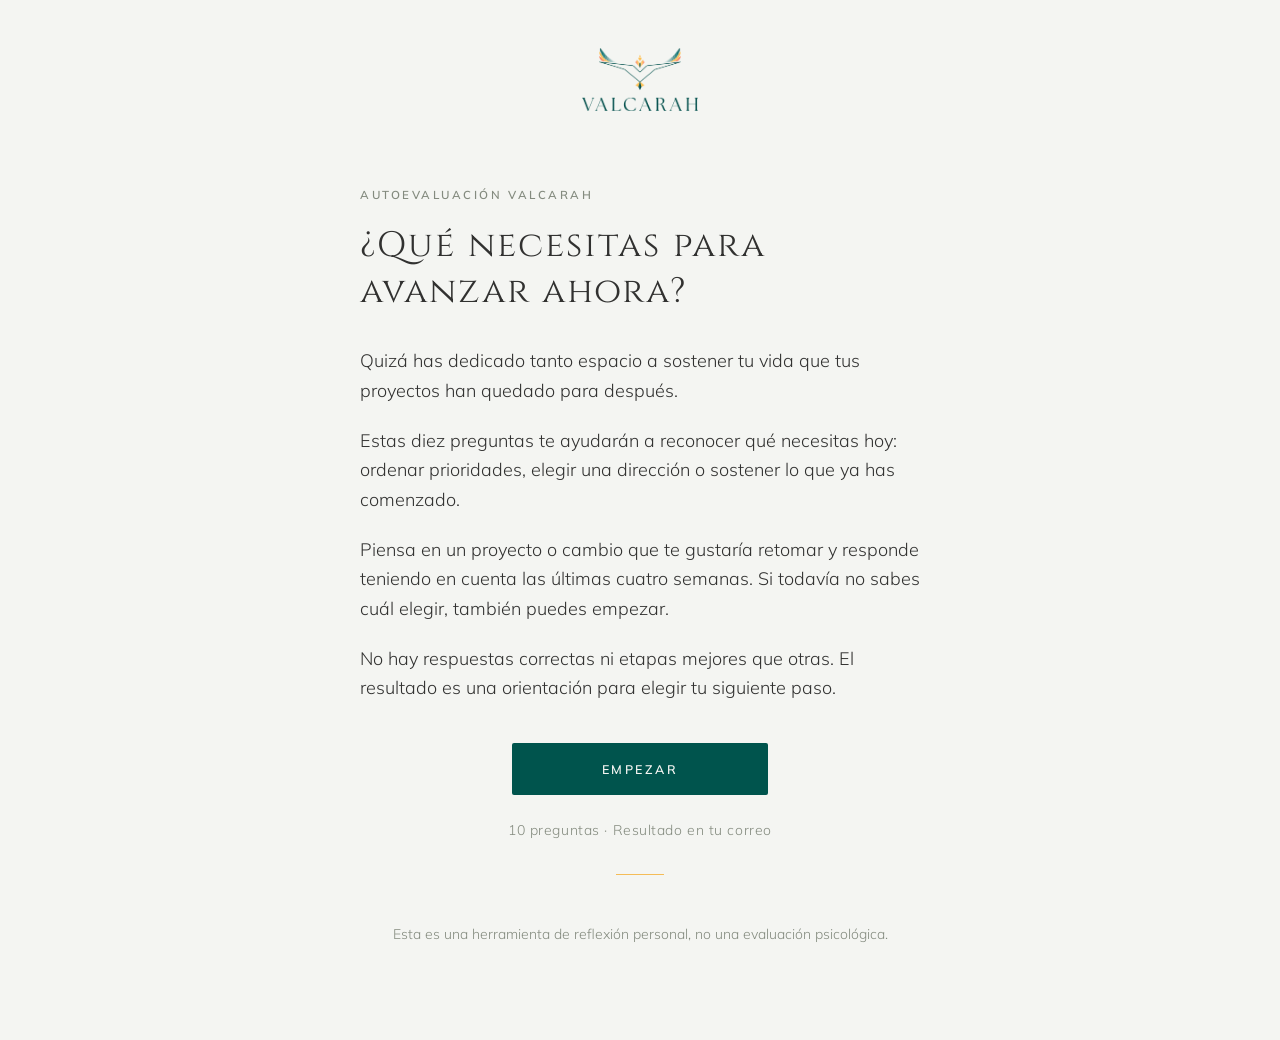
<file: docs/index.html>
<!doctype html>
<html lang="es">
<head>
  <meta charset="utf-8">
  <meta name="viewport" content="width=device-width, initial-scale=1">
  <title>Autoevaluación Valcarah</title>
  <meta name="description" content="¿Qué necesitas para avanzar ahora? Diez preguntas para reconocer si hoy necesitas ordenar prioridades, elegir una dirección o sostener lo que ya has comenzado.">
  <meta name="theme-color" content="#F4F5F2">
  <meta property="og:title" content="Autoevaluación Valcarah">
  <meta property="og:description" content="¿Qué necesitas para avanzar ahora?">
  <meta property="og:image" content="https://diagnostico.valcarah.com/assets/logo-valcarah.png">
  <link rel="icon" type="image/png" href="assets/favicon.png">
  <link rel="apple-touch-icon" href="assets/favicon.png">
  <link rel="preconnect" href="https://fonts.googleapis.com">
  <link rel="preconnect" href="https://fonts.gstatic.com" crossorigin>
  <link href="https://fonts.googleapis.com/css2?family=Cinzel:wght@400&family=Mulish:wght@300;400;600&display=swap" rel="stylesheet">
  <link rel="stylesheet" href="css/estilos.css">
</head>
<body>
  <header class="cabecera">
    <a class="logo" href="https://www.valcarah.com" aria-label="Valcarah, ir a la web">
      <img src="assets/logo-valcarah.png" alt="Valcarah" width="520" height="281">
    </a>
  </header>

  <div class="progreso" aria-hidden="true" hidden>
    <div class="progreso__barra"></div>
  </div>

  <main id="app" class="app" tabindex="-1">
    <noscript>
      <p class="texto">Esta autoevaluación necesita JavaScript activado.</p>
    </noscript>
  </main>

  <script src="js/config.js"></script>
  <script src="js/contenido.js"></script>
  <script src="js/app.js"></script>
</body>
</html>
</file>
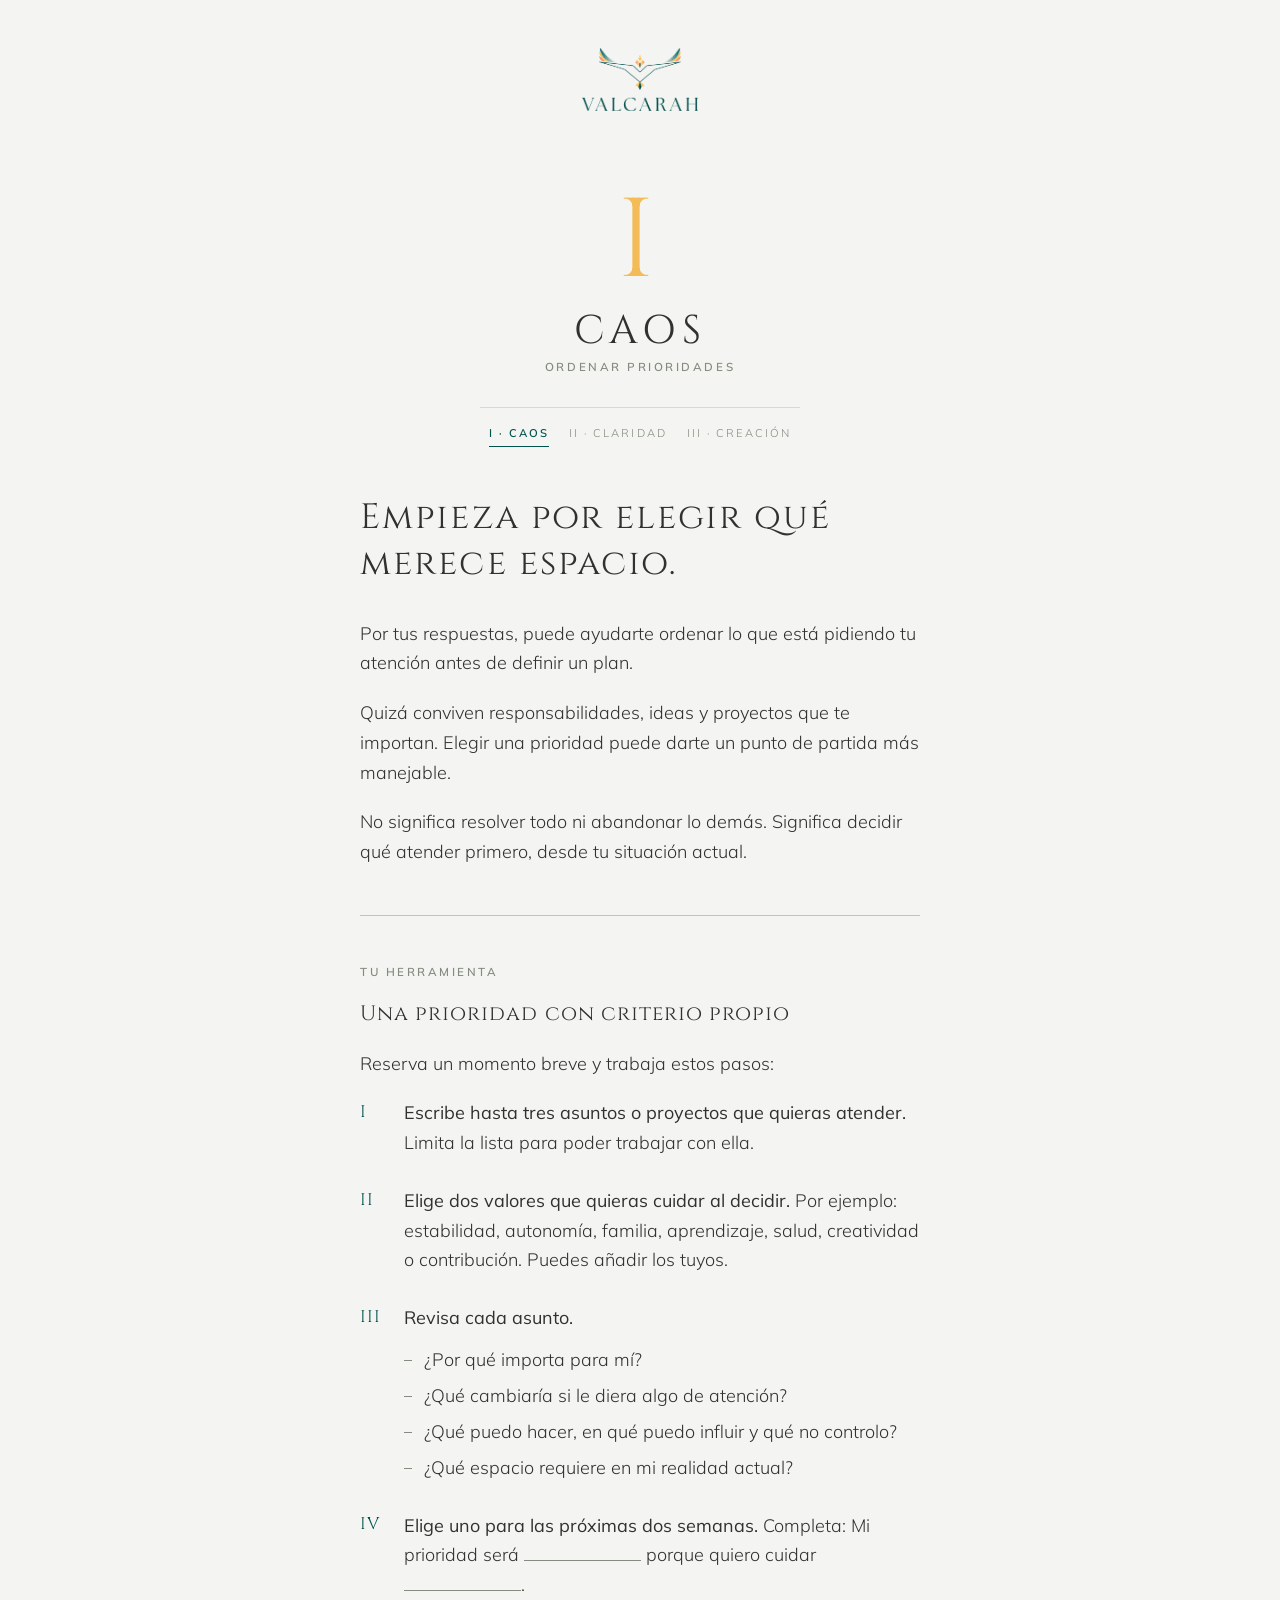
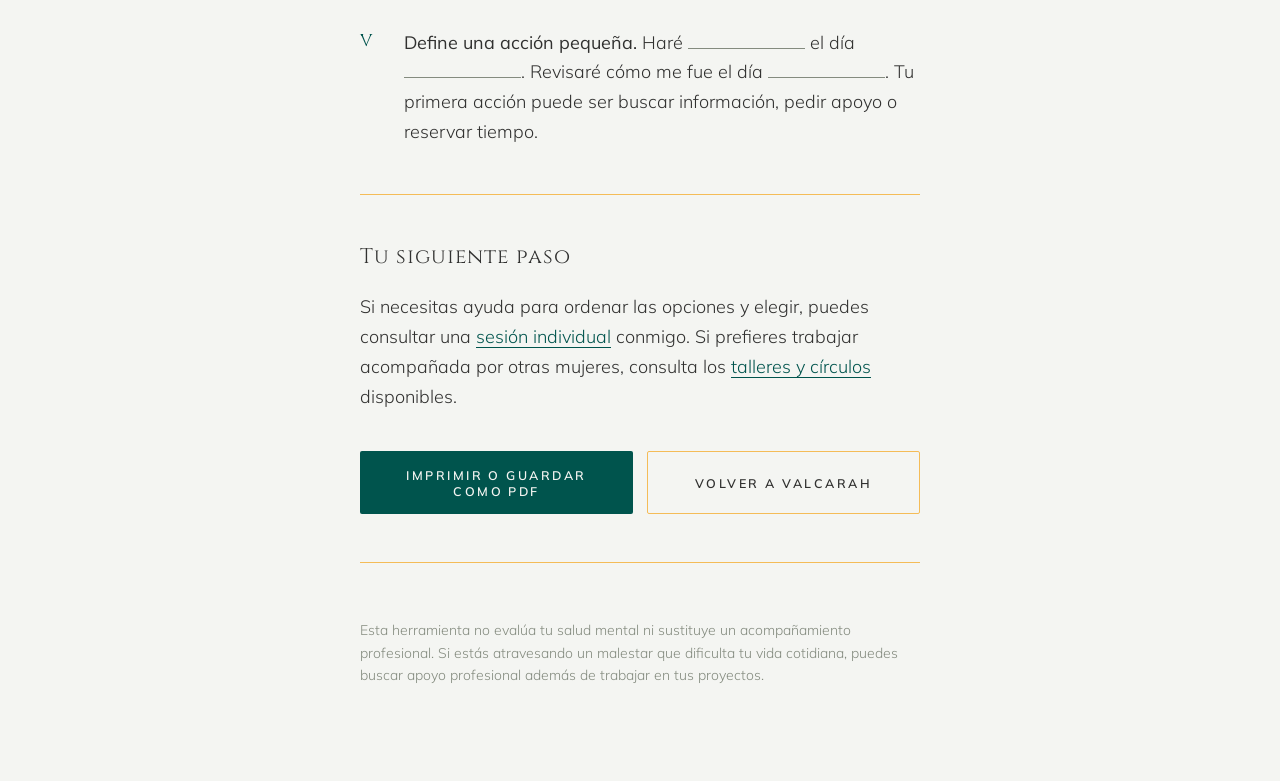
<file: docs/herramientas/caos/index.html>
<!doctype html>
<html lang="es">
<head>
  <meta charset="utf-8">
  <meta name="viewport" content="width=device-width, initial-scale=1">
  <title>Caos · Ordenar prioridades · Valcarah</title>
  <meta name="description" content="Tu orientación Valcarah: empieza por elegir qué merece espacio. Herramienta: Una prioridad con criterio propio.">
  <meta name="robots" content="noindex">
  <meta name="theme-color" content="#F4F5F2">
  <meta property="og:title" content="Tu orientación Valcarah: ordenar prioridades">
  <meta property="og:description" content="Empieza por elegir qué merece espacio.">
  <meta property="og:image" content="https://diagnostico.valcarah.com/assets/logo-valcarah.png">
  <link rel="icon" type="image/png" href="[data-uri]">
  <link rel="apple-touch-icon" href="[data-uri]">
  <link rel="preconnect" href="https://fonts.googleapis.com">
  <link rel="preconnect" href="https://fonts.gstatic.com" crossorigin>
  <link href="https://fonts.googleapis.com/css2?family=Cinzel:wght@400&family=Mulish:wght@300;400;600&display=swap" rel="stylesheet">
  <style>
/* Autoevaluación Valcarah — estilos
   Móvil primero. Lujo editorial: sereno, mucho aire, pocos elementos. */

:root {
  --fondo: #F4F5F2;
  --texto: #313130;
  --verde: #00544D;
  --verde-hover: #00443E;
  --dorado: #F4BC58;
  --gris: #848B7F;
  --linea: #D8DBD3;
  --tarjeta: #FAFAF8;
  --claro: #F4F5F2;

  --serif: 'Cinzel', 'Times New Roman', serif;
  --sans: 'Mulish', 'Helvetica Neue', Arial, sans-serif;

  --ancho: 38rem;
  --transicion: 300ms;
}

*,
*::before,
*::after { box-sizing: border-box; }

html { -webkit-text-size-adjust: 100%; }

body {
  margin: 0;
  background: var(--fondo);
  color: var(--texto);
  font-family: var(--sans);
  font-weight: 300;
  font-size: 18px;
  line-height: 1.65;
  -webkit-font-smoothing: antialiased;
  text-rendering: optimizeLegibility;
}

img { max-width: 100%; height: auto; display: block; }

a { color: var(--verde); text-underline-offset: 0.2em; text-decoration-thickness: 1px; }
a:hover { color: var(--verde-hover); }

:focus-visible { outline: 1px solid var(--verde); outline-offset: 4px; }

[hidden] { display: none !important; }

.visualmente-oculto {
  position: absolute; width: 1px; height: 1px; padding: 0; margin: -1px;
  overflow: hidden; clip: rect(0 0 0 0); white-space: nowrap; border: 0;
}

/* ---------- Cabecera y progreso ---------- */

.cabecera {
  display: flex;
  justify-content: center;
  padding: 2rem 1.5rem 1.25rem;
}

.logo { display: block; width: 96px; }

.progreso {
  max-width: var(--ancho);
  margin: 0 auto;
  padding: 0 1.5rem;
}

.progreso::before {
  /* pista fina sobre la que avanza la barra */
  content: '';
  display: block;
  height: 1px;
  background: var(--linea);
}

.progreso__barra {
  height: 2px;
  margin-top: -1.5px;
  width: 0;
  background: var(--dorado);
  transition: width var(--transicion) ease;
}

/* ---------- Pantallas ---------- */

.app {
  max-width: var(--ancho);
  margin: 0 auto;
  padding: 2.5rem 1.5rem 5rem;
  outline: none;
}

.pantalla {
  transition: opacity var(--transicion) ease, transform var(--transicion) ease;
}

.pantalla.entrando { opacity: 0; transform: translateY(8px); }
.pantalla.saliendo { opacity: 0; transform: translateY(-8px); }

@media (prefers-reduced-motion: reduce) {
  .pantalla,
  .progreso__barra,
  .tarjeta,
  .boton { transition: none !important; }
  .pantalla.entrando,
  .pantalla.saliendo { transform: none; }
}

/* ---------- Tipografía ---------- */

.antetitulo {
  margin: 0 0 1.25rem;
  font-family: var(--sans);
  font-weight: 600;
  font-size: 0.72rem;
  line-height: 1.4;
  letter-spacing: 0.22em;
  text-transform: uppercase;
  color: var(--gris);
}

.titulo {
  margin: 0 0 2rem;
  font-family: var(--serif);
  font-weight: 400;
  font-size: 1.75rem;
  line-height: 1.3;
  letter-spacing: 0.06em;
  color: var(--texto);
}

.titulo--pregunta { font-size: 1.4rem; letter-spacing: 0.04em; line-height: 1.4; }

.subtitulo {
  margin: 0 0 1.25rem;
  font-family: var(--serif);
  font-weight: 400;
  font-size: 1.3rem;
  line-height: 1.4;
  letter-spacing: 0.05em;
}

.texto { margin: 0 0 1.25rem; }
.texto:last-child { margin-bottom: 0; }

.pequeno {
  font-size: 0.875rem;
  line-height: 1.6;
  color: var(--gris);
}

.filete {
  border: 0;
  height: 1px;
  background: var(--dorado);
  margin: 3rem 0;
}

.filete--corto { width: 3rem; margin: 2rem 0; }

/* ---------- Botones ---------- */

.acciones {
  display: flex;
  flex-direction: column;
  gap: 0.875rem;
  margin-top: 2.5rem;
}

.boton {
  display: inline-flex;
  align-items: center;
  justify-content: center;
  min-height: 3.25rem;
  padding: 0.9rem 1.75rem;
  border-radius: 2px;
  border: 1px solid transparent;
  font-family: var(--sans);
  font-weight: 600;
  font-size: 0.78rem;
  letter-spacing: 0.2em;
  text-transform: uppercase;
  text-decoration: none;
  text-align: center;
  line-height: 1.3;
  cursor: pointer;
  transition: background-color var(--transicion) ease, color var(--transicion) ease, border-color var(--transicion) ease, opacity var(--transicion) ease;
}

.boton--principal { background: var(--verde); color: var(--claro); }
.boton--principal:hover { background: var(--verde-hover); color: var(--claro); }

.boton--secundario { background: transparent; color: var(--texto); border-color: var(--dorado); }
.boton--secundario:hover { color: var(--verde); border-color: var(--verde); }

.boton[disabled] { opacity: 0.35; cursor: not-allowed; }

.enlace {
  align-self: center;
  background: none;
  border: 0;
  padding: 0.5rem;
  font: inherit;
  font-size: 0.95rem;
  color: var(--texto);
  text-decoration: underline;
  text-decoration-color: var(--gris);
  text-underline-offset: 0.25em;
  text-decoration-thickness: 1px;
  cursor: pointer;
}
.enlace:hover { color: var(--verde); text-decoration-color: var(--verde); }

/* ---------- Inicio ---------- */

.inicio .meta {
  margin: 1.5rem 0 0;
  text-align: center;
  font-size: 0.875rem;
  letter-spacing: 0.04em;
  color: var(--gris);
}

.inicio .aviso { margin-top: 3rem; text-align: center; }

/* ---------- Preguntas ---------- */

.opciones {
  margin: 0;
  padding: 0;
  border: 0;
  display: flex;
  flex-direction: column;
  gap: 0.75rem;
}

.tarjeta {
  position: relative;
  display: flex;
  align-items: flex-start;
  gap: 1rem;
  padding: 1.15rem 1.25rem;
  min-height: 3.5rem;
  background: var(--tarjeta);
  border: 1px solid var(--linea);
  border-radius: 2px;
  cursor: pointer;
  transition: border-color var(--transicion) ease, box-shadow var(--transicion) ease;
}

.tarjeta:hover { border-color: var(--gris); }

.tarjeta input {
  position: absolute;
  opacity: 0;
  width: 1px;
  height: 1px;
}

.tarjeta__marca {
  flex: none;
  width: 1rem;
  height: 1rem;
  margin-top: 0.35rem;
  border: 1px solid var(--gris);
  border-radius: 50%;
  transition: border-color var(--transicion) ease, background-color var(--transicion) ease, box-shadow var(--transicion) ease;
}

.tarjeta__texto { flex: 1; }

.tarjeta:has(input:checked),
.tarjeta.seleccionada {
  border-color: var(--verde);
  box-shadow: inset 0 0 0 1px var(--verde);
}

.tarjeta:has(input:checked) .tarjeta__marca,
.tarjeta.seleccionada .tarjeta__marca {
  border-color: var(--verde);
  background: var(--verde);
  box-shadow: inset 0 0 0 3px var(--tarjeta);
}

.tarjeta:has(input:focus-visible) { outline: 1px solid var(--verde); outline-offset: 3px; }

.navegacion {
  display: flex;
  flex-direction: column-reverse;
  gap: 0.875rem;
  margin-top: 2.5rem;
}

/* ---------- Resultado ---------- */

.resultado__cabecera { text-align: center; }

.numeral {
  margin: 0 0 0.5rem;
  font-family: var(--serif);
  font-weight: 400;
  font-size: 5.5rem;
  line-height: 1;
  letter-spacing: 0.08em;
  color: var(--dorado);
}

.resultado__etapa {
  margin: 0 0 0.25rem;
  font-family: var(--serif);
  font-weight: 400;
  font-size: 2.1rem;
  line-height: 1.2;
  letter-spacing: 0.14em;
  text-transform: uppercase;
}

.resultado__cabecera .antetitulo { margin-bottom: 2rem; }

.etapas {
  list-style: none;
  margin: 0 auto;
  padding: 1rem 0 0;
  display: flex;
  justify-content: center;
  gap: 1.25rem;
  border-top: 1px solid var(--linea);
  max-width: 20rem;
  font-size: 0.7rem;
  letter-spacing: 0.18em;
  text-transform: uppercase;
  color: var(--gris);
}

.etapas li { padding-bottom: 0.25rem; border-bottom: 1px solid transparent; }

.etapas .actual {
  color: var(--verde);
  font-weight: 600;
  border-bottom-color: var(--verde);
}

.resultado__titular { margin-top: 3rem; text-align: left; }

.mensaje-limite {
  margin: 2.5rem 0 0;
  padding: 1.75rem 0;
  border-top: 1px solid var(--dorado);
  border-bottom: 1px solid var(--dorado);
  font-size: 1.05rem;
}

.pasos {
  margin: 0;
  padding: 0;
  list-style: none;
  counter-reset: paso;
}

.pasos > li {
  counter-increment: paso;
  position: relative;
  padding-left: 2.75rem;
  margin-bottom: 1.75rem;
}

.pasos > li::before {
  content: counter(paso, upper-roman);
  position: absolute;
  left: 0;
  top: 0.05rem;
  font-family: var(--serif);
  font-size: 1.05rem;
  color: var(--verde);
  letter-spacing: 0.05em;
}

.pasos strong { font-weight: 400; }

.pasos ul {
  margin: 0.75rem 0 0;
  padding: 0;
  list-style: none;
}

.pasos ul li {
  position: relative;
  padding-left: 1.25rem;
  margin-bottom: 0.4rem;
}

.pasos ul li::before {
  content: '';
  position: absolute;
  left: 0;
  top: 0.85em;
  width: 0.5rem;
  height: 1px;
  background: var(--gris);
}

.hueco {
  display: inline-block;
  min-width: 6.5em;
  border-bottom: 1px solid var(--gris);
  vertical-align: baseline;
  height: 1em;
}

/* ---------- Formulario ---------- */

.formulario { margin-top: 2rem; }

.campo { margin-bottom: 1.5rem; }

.campo label {
  display: block;
  margin-bottom: 0.4rem;
  font-size: 0.72rem;
  font-weight: 600;
  letter-spacing: 0.2em;
  text-transform: uppercase;
  color: var(--gris);
}

.campo input {
  width: 100%;
  padding: 0.85rem 1rem;
  font: inherit;
  font-size: 18px;
  color: var(--texto);
  background: var(--tarjeta);
  border: 1px solid var(--linea);
  border-radius: 2px;
  appearance: none;
}

.campo input:focus { outline: none; border-color: var(--verde); box-shadow: inset 0 0 0 1px var(--verde); }

.campo input[aria-invalid="true"] { border-color: #8A3B2E; }

.error {
  margin: 0.5rem 0 0;
  font-size: 0.9rem;
  color: #8A3B2E;
}

.casilla {
  display: flex;
  gap: 0.875rem;
  align-items: flex-start;
  margin: 1.5rem 0 0;
  font-size: 0.95rem;
  line-height: 1.6;
  cursor: pointer;
}

.casilla input {
  flex: none;
  appearance: none;
  width: 1.15rem;
  height: 1.15rem;
  margin: 0.2rem 0 0;
  border: 1px solid var(--gris);
  border-radius: 2px;
  background: var(--tarjeta);
  cursor: pointer;
  display: grid;
  place-content: center;
}

.casilla input::before {
  content: '';
  width: 0.6rem;
  height: 0.6rem;
  background: var(--verde);
  transform: scale(0);
  transition: transform 150ms ease;
}

.casilla input:checked { border-color: var(--verde); }
.casilla input:checked::before { transform: scale(1); }

.trampa { position: absolute; left: -9999px; width: 1px; height: 1px; overflow: hidden; }

.nota-final { margin-top: 3.5rem; }

/* ---------- Final ---------- */

.final { text-align: center; padding-top: 2rem; }
.final .filete--corto { margin-left: auto; margin-right: auto; }

/* ---------- Pantallas más anchas ---------- */

@media (min-width: 640px) {
  .cabecera { padding-top: 3rem; }
  .logo { width: 116px; }
  .app { padding-top: 3.5rem; }
  .titulo { font-size: 2.2rem; }
  .titulo--pregunta { font-size: 1.65rem; }
  .numeral { font-size: 7rem; }
  .resultado__etapa { font-size: 2.5rem; }
  .acciones { flex-direction: row; flex-wrap: wrap; }
  .acciones .boton { flex: 1 1 14rem; }
  .acciones .enlace { flex-basis: 100%; }
  .inicio .acciones { justify-content: center; }
  .inicio .acciones .boton { flex: 0 1 16rem; }
  .navegacion { flex-direction: row; justify-content: space-between; }
  .navegacion .boton { min-width: 11rem; }
  .final .acciones { justify-content: center; }
  .final .acciones .boton { flex: 0 1 18rem; }
}

/* ---------- Impresión ---------- */

@media print {
  body { background: #fff; font-size: 11pt; }
  .progreso,
  .acciones,
  .navegacion,
  .bloque-correo,
  .no-imprimir { display: none !important; }
  .cabecera { padding: 0 0 1rem; }
  .app { padding: 0; max-width: none; }
  .filete { margin: 1.5rem 0; }
  .pantalla { opacity: 1 !important; transform: none !important; }
  a { color: inherit; text-decoration: none; }
  .pasos > li { break-inside: avoid; }
}

</style>
</head>
<body>
  <header class="cabecera">
    <a class="logo" href="https://www.valcarah.com" aria-label="Valcarah, ir a la web">
      <img src="[data-uri]" alt="Valcarah" width="520" height="281">
    </a>
  </header>

  <main class="app resultado">
    <header class="resultado__cabecera">
      <p class="numeral" aria-hidden="true">I</p>
      <h1 class="resultado__etapa"><span class="visualmente-oculto">Resultado I: </span>Caos</h1>
      <p class="antetitulo">Ordenar prioridades</p>
      <ul class="etapas" aria-label="Las tres etapas">
        <li class="actual" aria-current="true">I · Caos</li>
        <li>II · Claridad</li>
        <li>III · Creación</li>
      </ul>
    </header>

    <h2 class="titulo resultado__titular">Empieza por elegir qué merece espacio.</h2>
    <p class="texto">Por tus respuestas, puede ayudarte ordenar lo que está pidiendo tu atención antes de definir un plan.</p>
    <p class="texto">Quizá conviven responsabilidades, ideas y proyectos que te importan. Elegir una prioridad puede darte un punto de partida más manejable.</p>
    <p class="texto">No significa resolver todo ni abandonar lo demás. Significa decidir qué atender primero, desde tu situación actual.</p>

    <hr class="filete">
    <p class="antetitulo">Tu herramienta</p>
    <h2 class="subtitulo">Una prioridad con criterio propio</h2>
    <p class="texto">Reserva un momento breve y trabaja estos pasos:</p>
    <ol class="pasos">
      <li><strong>Escribe hasta tres asuntos o proyectos que quieras atender.</strong> Limita la lista para poder trabajar con ella.</li>
      <li><strong>Elige dos valores que quieras cuidar al decidir.</strong> Por ejemplo: estabilidad, autonomía, familia, aprendizaje, salud, creatividad o contribución. Puedes añadir los tuyos.</li>
      <li><strong>Revisa cada asunto.</strong>
        <ul>
          <li>¿Por qué importa para mí?</li>
          <li>¿Qué cambiaría si le diera algo de atención?</li>
          <li>¿Qué puedo hacer, en qué puedo influir y qué no controlo?</li>
          <li>¿Qué espacio requiere en mi realidad actual?</li>
        </ul>
      </li>
      <li><strong>Elige uno para las próximas dos semanas.</strong> Completa: Mi prioridad será <span class="hueco" aria-label="espacio para completar"></span> porque quiero cuidar <span class="hueco" aria-label="espacio para completar"></span>.</li>
      <li><strong>Define una acción pequeña.</strong> Haré <span class="hueco" aria-label="espacio para completar"></span> el día <span class="hueco" aria-label="espacio para completar"></span>. Revisaré cómo me fue el día <span class="hueco" aria-label="espacio para completar"></span>. Tu primera acción puede ser buscar información, pedir apoyo o reservar tiempo.</li>
    </ol>

    <hr class="filete">
    <h2 class="subtitulo">Tu siguiente paso</h2>
    <p class="texto">Si necesitas ayuda para ordenar las opciones y elegir, puedes consultar una <a href="https://www.valcarah.com" target="_blank" rel="noopener">sesión individual</a> conmigo. Si prefieres trabajar acompañada por otras mujeres, consulta los <a href="https://www.valcarah.com" target="_blank" rel="noopener">talleres y círculos</a> disponibles.</p>
    <div class="acciones">
      <button type="button" class="boton boton--principal" onclick="window.print()">Imprimir o guardar como PDF</button>
      <a class="boton boton--secundario" href="https://www.valcarah.com">Volver a Valcarah</a>
    </div>

    <hr class="filete">
    <p class="pequeno nota-final">Esta herramienta no evalúa tu salud mental ni sustituye un acompañamiento profesional. Si estás atravesando un malestar que dificulta tu vida cotidiana, puedes buscar apoyo profesional además de trabajar en tus proyectos.</p>
  </main>
</body>
</html>
</file>
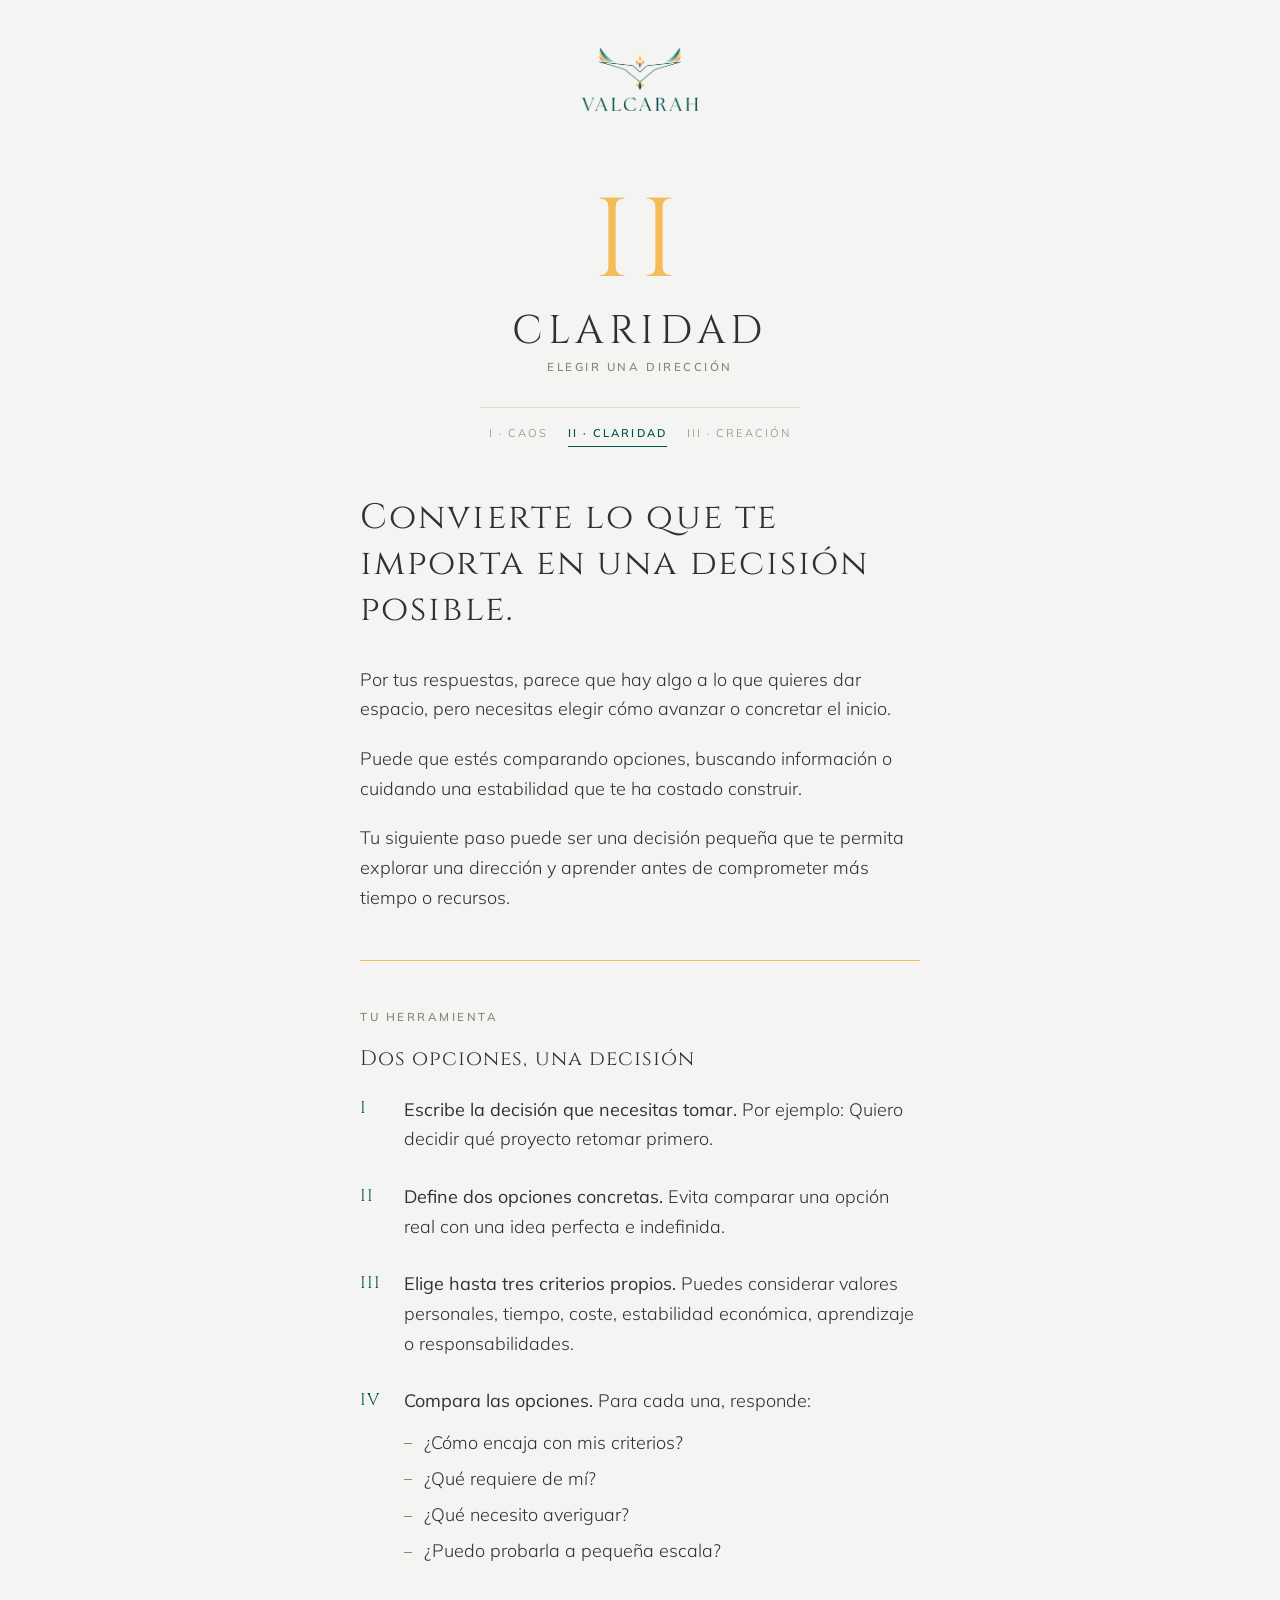
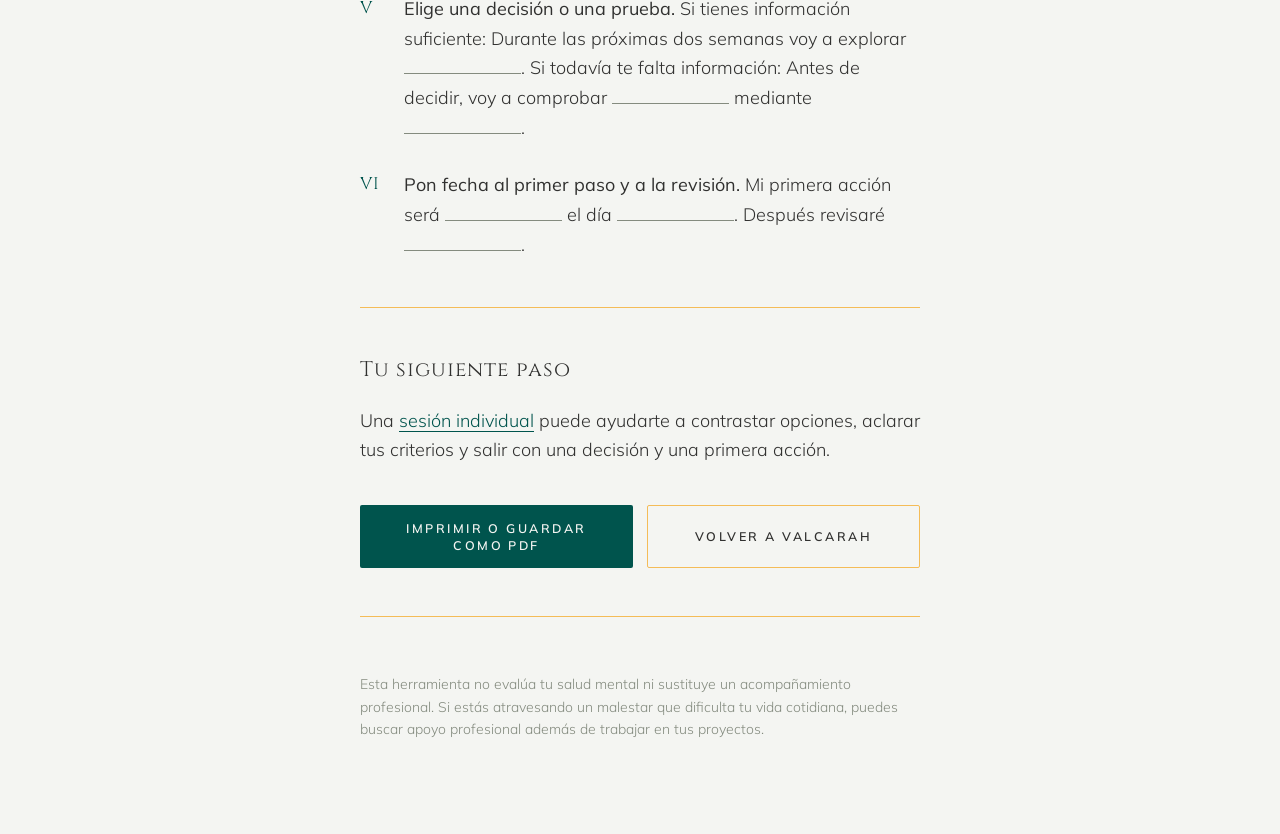
<file: docs/herramientas/claridad/index.html>
<!doctype html>
<html lang="es">
<head>
  <meta charset="utf-8">
  <meta name="viewport" content="width=device-width, initial-scale=1">
  <title>Claridad · Elegir una dirección · Valcarah</title>
  <meta name="description" content="Tu orientación Valcarah: convierte lo que te importa en una decisión posible. Herramienta: Dos opciones, una decisión.">
  <meta name="robots" content="noindex">
  <meta name="theme-color" content="#F4F5F2">
  <meta property="og:title" content="Tu orientación Valcarah: elegir una dirección">
  <meta property="og:description" content="Convierte lo que te importa en una decisión posible.">
  <meta property="og:image" content="https://diagnostico.valcarah.com/assets/logo-valcarah.png">
  <link rel="icon" type="image/png" href="[data-uri]">
  <link rel="apple-touch-icon" href="[data-uri]">
  <link rel="preconnect" href="https://fonts.googleapis.com">
  <link rel="preconnect" href="https://fonts.gstatic.com" crossorigin>
  <link href="https://fonts.googleapis.com/css2?family=Cinzel:wght@400&family=Mulish:wght@300;400;600&display=swap" rel="stylesheet">
  <style>
/* Autoevaluación Valcarah — estilos
   Móvil primero. Lujo editorial: sereno, mucho aire, pocos elementos. */

:root {
  --fondo: #F4F5F2;
  --texto: #313130;
  --verde: #00544D;
  --verde-hover: #00443E;
  --dorado: #F4BC58;
  --gris: #848B7F;
  --linea: #D8DBD3;
  --tarjeta: #FAFAF8;
  --claro: #F4F5F2;

  --serif: 'Cinzel', 'Times New Roman', serif;
  --sans: 'Mulish', 'Helvetica Neue', Arial, sans-serif;

  --ancho: 38rem;
  --transicion: 300ms;
}

*,
*::before,
*::after { box-sizing: border-box; }

html { -webkit-text-size-adjust: 100%; }

body {
  margin: 0;
  background: var(--fondo);
  color: var(--texto);
  font-family: var(--sans);
  font-weight: 300;
  font-size: 18px;
  line-height: 1.65;
  -webkit-font-smoothing: antialiased;
  text-rendering: optimizeLegibility;
}

img { max-width: 100%; height: auto; display: block; }

a { color: var(--verde); text-underline-offset: 0.2em; text-decoration-thickness: 1px; }
a:hover { color: var(--verde-hover); }

:focus-visible { outline: 1px solid var(--verde); outline-offset: 4px; }

[hidden] { display: none !important; }

.visualmente-oculto {
  position: absolute; width: 1px; height: 1px; padding: 0; margin: -1px;
  overflow: hidden; clip: rect(0 0 0 0); white-space: nowrap; border: 0;
}

/* ---------- Cabecera y progreso ---------- */

.cabecera {
  display: flex;
  justify-content: center;
  padding: 2rem 1.5rem 1.25rem;
}

.logo { display: block; width: 96px; }

.progreso {
  max-width: var(--ancho);
  margin: 0 auto;
  padding: 0 1.5rem;
}

.progreso::before {
  /* pista fina sobre la que avanza la barra */
  content: '';
  display: block;
  height: 1px;
  background: var(--linea);
}

.progreso__barra {
  height: 2px;
  margin-top: -1.5px;
  width: 0;
  background: var(--dorado);
  transition: width var(--transicion) ease;
}

/* ---------- Pantallas ---------- */

.app {
  max-width: var(--ancho);
  margin: 0 auto;
  padding: 2.5rem 1.5rem 5rem;
  outline: none;
}

.pantalla {
  transition: opacity var(--transicion) ease, transform var(--transicion) ease;
}

.pantalla.entrando { opacity: 0; transform: translateY(8px); }
.pantalla.saliendo { opacity: 0; transform: translateY(-8px); }

@media (prefers-reduced-motion: reduce) {
  .pantalla,
  .progreso__barra,
  .tarjeta,
  .boton { transition: none !important; }
  .pantalla.entrando,
  .pantalla.saliendo { transform: none; }
}

/* ---------- Tipografía ---------- */

.antetitulo {
  margin: 0 0 1.25rem;
  font-family: var(--sans);
  font-weight: 600;
  font-size: 0.72rem;
  line-height: 1.4;
  letter-spacing: 0.22em;
  text-transform: uppercase;
  color: var(--gris);
}

.titulo {
  margin: 0 0 2rem;
  font-family: var(--serif);
  font-weight: 400;
  font-size: 1.75rem;
  line-height: 1.3;
  letter-spacing: 0.06em;
  color: var(--texto);
}

.titulo--pregunta { font-size: 1.4rem; letter-spacing: 0.04em; line-height: 1.4; }

.subtitulo {
  margin: 0 0 1.25rem;
  font-family: var(--serif);
  font-weight: 400;
  font-size: 1.3rem;
  line-height: 1.4;
  letter-spacing: 0.05em;
}

.texto { margin: 0 0 1.25rem; }
.texto:last-child { margin-bottom: 0; }

.pequeno {
  font-size: 0.875rem;
  line-height: 1.6;
  color: var(--gris);
}

.filete {
  border: 0;
  height: 1px;
  background: var(--dorado);
  margin: 3rem 0;
}

.filete--corto { width: 3rem; margin: 2rem 0; }

/* ---------- Botones ---------- */

.acciones {
  display: flex;
  flex-direction: column;
  gap: 0.875rem;
  margin-top: 2.5rem;
}

.boton {
  display: inline-flex;
  align-items: center;
  justify-content: center;
  min-height: 3.25rem;
  padding: 0.9rem 1.75rem;
  border-radius: 2px;
  border: 1px solid transparent;
  font-family: var(--sans);
  font-weight: 600;
  font-size: 0.78rem;
  letter-spacing: 0.2em;
  text-transform: uppercase;
  text-decoration: none;
  text-align: center;
  line-height: 1.3;
  cursor: pointer;
  transition: background-color var(--transicion) ease, color var(--transicion) ease, border-color var(--transicion) ease, opacity var(--transicion) ease;
}

.boton--principal { background: var(--verde); color: var(--claro); }
.boton--principal:hover { background: var(--verde-hover); color: var(--claro); }

.boton--secundario { background: transparent; color: var(--texto); border-color: var(--dorado); }
.boton--secundario:hover { color: var(--verde); border-color: var(--verde); }

.boton[disabled] { opacity: 0.35; cursor: not-allowed; }

.enlace {
  align-self: center;
  background: none;
  border: 0;
  padding: 0.5rem;
  font: inherit;
  font-size: 0.95rem;
  color: var(--texto);
  text-decoration: underline;
  text-decoration-color: var(--gris);
  text-underline-offset: 0.25em;
  text-decoration-thickness: 1px;
  cursor: pointer;
}
.enlace:hover { color: var(--verde); text-decoration-color: var(--verde); }

/* ---------- Inicio ---------- */

.inicio .meta {
  margin: 1.5rem 0 0;
  text-align: center;
  font-size: 0.875rem;
  letter-spacing: 0.04em;
  color: var(--gris);
}

.inicio .aviso { margin-top: 3rem; text-align: center; }

/* ---------- Preguntas ---------- */

.opciones {
  margin: 0;
  padding: 0;
  border: 0;
  display: flex;
  flex-direction: column;
  gap: 0.75rem;
}

.tarjeta {
  position: relative;
  display: flex;
  align-items: flex-start;
  gap: 1rem;
  padding: 1.15rem 1.25rem;
  min-height: 3.5rem;
  background: var(--tarjeta);
  border: 1px solid var(--linea);
  border-radius: 2px;
  cursor: pointer;
  transition: border-color var(--transicion) ease, box-shadow var(--transicion) ease;
}

.tarjeta:hover { border-color: var(--gris); }

.tarjeta input {
  position: absolute;
  opacity: 0;
  width: 1px;
  height: 1px;
}

.tarjeta__marca {
  flex: none;
  width: 1rem;
  height: 1rem;
  margin-top: 0.35rem;
  border: 1px solid var(--gris);
  border-radius: 50%;
  transition: border-color var(--transicion) ease, background-color var(--transicion) ease, box-shadow var(--transicion) ease;
}

.tarjeta__texto { flex: 1; }

.tarjeta:has(input:checked),
.tarjeta.seleccionada {
  border-color: var(--verde);
  box-shadow: inset 0 0 0 1px var(--verde);
}

.tarjeta:has(input:checked) .tarjeta__marca,
.tarjeta.seleccionada .tarjeta__marca {
  border-color: var(--verde);
  background: var(--verde);
  box-shadow: inset 0 0 0 3px var(--tarjeta);
}

.tarjeta:has(input:focus-visible) { outline: 1px solid var(--verde); outline-offset: 3px; }

.navegacion {
  display: flex;
  flex-direction: column-reverse;
  gap: 0.875rem;
  margin-top: 2.5rem;
}

/* ---------- Resultado ---------- */

.resultado__cabecera { text-align: center; }

.numeral {
  margin: 0 0 0.5rem;
  font-family: var(--serif);
  font-weight: 400;
  font-size: 5.5rem;
  line-height: 1;
  letter-spacing: 0.08em;
  color: var(--dorado);
}

.resultado__etapa {
  margin: 0 0 0.25rem;
  font-family: var(--serif);
  font-weight: 400;
  font-size: 2.1rem;
  line-height: 1.2;
  letter-spacing: 0.14em;
  text-transform: uppercase;
}

.resultado__cabecera .antetitulo { margin-bottom: 2rem; }

.etapas {
  list-style: none;
  margin: 0 auto;
  padding: 1rem 0 0;
  display: flex;
  justify-content: center;
  gap: 1.25rem;
  border-top: 1px solid var(--linea);
  max-width: 20rem;
  font-size: 0.7rem;
  letter-spacing: 0.18em;
  text-transform: uppercase;
  color: var(--gris);
}

.etapas li { padding-bottom: 0.25rem; border-bottom: 1px solid transparent; }

.etapas .actual {
  color: var(--verde);
  font-weight: 600;
  border-bottom-color: var(--verde);
}

.resultado__titular { margin-top: 3rem; text-align: left; }

.mensaje-limite {
  margin: 2.5rem 0 0;
  padding: 1.75rem 0;
  border-top: 1px solid var(--dorado);
  border-bottom: 1px solid var(--dorado);
  font-size: 1.05rem;
}

.pasos {
  margin: 0;
  padding: 0;
  list-style: none;
  counter-reset: paso;
}

.pasos > li {
  counter-increment: paso;
  position: relative;
  padding-left: 2.75rem;
  margin-bottom: 1.75rem;
}

.pasos > li::before {
  content: counter(paso, upper-roman);
  position: absolute;
  left: 0;
  top: 0.05rem;
  font-family: var(--serif);
  font-size: 1.05rem;
  color: var(--verde);
  letter-spacing: 0.05em;
}

.pasos strong { font-weight: 400; }

.pasos ul {
  margin: 0.75rem 0 0;
  padding: 0;
  list-style: none;
}

.pasos ul li {
  position: relative;
  padding-left: 1.25rem;
  margin-bottom: 0.4rem;
}

.pasos ul li::before {
  content: '';
  position: absolute;
  left: 0;
  top: 0.85em;
  width: 0.5rem;
  height: 1px;
  background: var(--gris);
}

.hueco {
  display: inline-block;
  min-width: 6.5em;
  border-bottom: 1px solid var(--gris);
  vertical-align: baseline;
  height: 1em;
}

/* ---------- Formulario ---------- */

.formulario { margin-top: 2rem; }

.campo { margin-bottom: 1.5rem; }

.campo label {
  display: block;
  margin-bottom: 0.4rem;
  font-size: 0.72rem;
  font-weight: 600;
  letter-spacing: 0.2em;
  text-transform: uppercase;
  color: var(--gris);
}

.campo input {
  width: 100%;
  padding: 0.85rem 1rem;
  font: inherit;
  font-size: 18px;
  color: var(--texto);
  background: var(--tarjeta);
  border: 1px solid var(--linea);
  border-radius: 2px;
  appearance: none;
}

.campo input:focus { outline: none; border-color: var(--verde); box-shadow: inset 0 0 0 1px var(--verde); }

.campo input[aria-invalid="true"] { border-color: #8A3B2E; }

.error {
  margin: 0.5rem 0 0;
  font-size: 0.9rem;
  color: #8A3B2E;
}

.casilla {
  display: flex;
  gap: 0.875rem;
  align-items: flex-start;
  margin: 1.5rem 0 0;
  font-size: 0.95rem;
  line-height: 1.6;
  cursor: pointer;
}

.casilla input {
  flex: none;
  appearance: none;
  width: 1.15rem;
  height: 1.15rem;
  margin: 0.2rem 0 0;
  border: 1px solid var(--gris);
  border-radius: 2px;
  background: var(--tarjeta);
  cursor: pointer;
  display: grid;
  place-content: center;
}

.casilla input::before {
  content: '';
  width: 0.6rem;
  height: 0.6rem;
  background: var(--verde);
  transform: scale(0);
  transition: transform 150ms ease;
}

.casilla input:checked { border-color: var(--verde); }
.casilla input:checked::before { transform: scale(1); }

.trampa { position: absolute; left: -9999px; width: 1px; height: 1px; overflow: hidden; }

.nota-final { margin-top: 3.5rem; }

/* ---------- Final ---------- */

.final { text-align: center; padding-top: 2rem; }
.final .filete--corto { margin-left: auto; margin-right: auto; }

/* ---------- Pantallas más anchas ---------- */

@media (min-width: 640px) {
  .cabecera { padding-top: 3rem; }
  .logo { width: 116px; }
  .app { padding-top: 3.5rem; }
  .titulo { font-size: 2.2rem; }
  .titulo--pregunta { font-size: 1.65rem; }
  .numeral { font-size: 7rem; }
  .resultado__etapa { font-size: 2.5rem; }
  .acciones { flex-direction: row; flex-wrap: wrap; }
  .acciones .boton { flex: 1 1 14rem; }
  .acciones .enlace { flex-basis: 100%; }
  .inicio .acciones { justify-content: center; }
  .inicio .acciones .boton { flex: 0 1 16rem; }
  .navegacion { flex-direction: row; justify-content: space-between; }
  .navegacion .boton { min-width: 11rem; }
  .final .acciones { justify-content: center; }
  .final .acciones .boton { flex: 0 1 18rem; }
}

/* ---------- Impresión ---------- */

@media print {
  body { background: #fff; font-size: 11pt; }
  .progreso,
  .acciones,
  .navegacion,
  .bloque-correo,
  .no-imprimir { display: none !important; }
  .cabecera { padding: 0 0 1rem; }
  .app { padding: 0; max-width: none; }
  .filete { margin: 1.5rem 0; }
  .pantalla { opacity: 1 !important; transform: none !important; }
  a { color: inherit; text-decoration: none; }
  .pasos > li { break-inside: avoid; }
}

</style>
</head>
<body>
  <header class="cabecera">
    <a class="logo" href="https://www.valcarah.com" aria-label="Valcarah, ir a la web">
      <img src="[data-uri]" alt="Valcarah" width="520" height="281">
    </a>
  </header>

  <main class="app resultado">
    <header class="resultado__cabecera">
      <p class="numeral" aria-hidden="true">II</p>
      <h1 class="resultado__etapa"><span class="visualmente-oculto">Resultado II: </span>Claridad</h1>
      <p class="antetitulo">Elegir una dirección</p>
      <ul class="etapas" aria-label="Las tres etapas">
        <li>I · Caos</li>
        <li class="actual" aria-current="true">II · Claridad</li>
        <li>III · Creación</li>
      </ul>
    </header>

    <h2 class="titulo resultado__titular">Convierte lo que te importa en una decisión posible.</h2>
    <p class="texto">Por tus respuestas, parece que hay algo a lo que quieres dar espacio, pero necesitas elegir cómo avanzar o concretar el inicio.</p>
    <p class="texto">Puede que estés comparando opciones, buscando información o cuidando una estabilidad que te ha costado construir.</p>
    <p class="texto">Tu siguiente paso puede ser una decisión pequeña que te permita explorar una dirección y aprender antes de comprometer más tiempo o recursos.</p>

    <hr class="filete">
    <p class="antetitulo">Tu herramienta</p>
    <h2 class="subtitulo">Dos opciones, una decisión</h2>
    <ol class="pasos">
      <li><strong>Escribe la decisión que necesitas tomar.</strong> Por ejemplo: Quiero decidir qué proyecto retomar primero.</li>
      <li><strong>Define dos opciones concretas.</strong> Evita comparar una opción real con una idea perfecta e indefinida.</li>
      <li><strong>Elige hasta tres criterios propios.</strong> Puedes considerar valores personales, tiempo, coste, estabilidad económica, aprendizaje o responsabilidades.</li>
      <li><strong>Compara las opciones.</strong> Para cada una, responde:
        <ul>
          <li>¿Cómo encaja con mis criterios?</li>
          <li>¿Qué requiere de mí?</li>
          <li>¿Qué necesito averiguar?</li>
          <li>¿Puedo probarla a pequeña escala?</li>
        </ul>
      </li>
      <li><strong>Elige una decisión o una prueba.</strong> Si tienes información suficiente: Durante las próximas dos semanas voy a explorar <span class="hueco" aria-label="espacio para completar"></span>. Si todavía te falta información: Antes de decidir, voy a comprobar <span class="hueco" aria-label="espacio para completar"></span> mediante <span class="hueco" aria-label="espacio para completar"></span>.</li>
      <li><strong>Pon fecha al primer paso y a la revisión.</strong> Mi primera acción será <span class="hueco" aria-label="espacio para completar"></span> el día <span class="hueco" aria-label="espacio para completar"></span>. Después revisaré <span class="hueco" aria-label="espacio para completar"></span>.</li>
    </ol>

    <hr class="filete">
    <h2 class="subtitulo">Tu siguiente paso</h2>
    <p class="texto">Una <a href="https://www.valcarah.com" target="_blank" rel="noopener">sesión individual</a> puede ayudarte a contrastar opciones, aclarar tus criterios y salir con una decisión y una primera acción.</p>
    <div class="acciones">
      <button type="button" class="boton boton--principal" onclick="window.print()">Imprimir o guardar como PDF</button>
      <a class="boton boton--secundario" href="https://www.valcarah.com">Volver a Valcarah</a>
    </div>

    <hr class="filete">
    <p class="pequeno nota-final">Esta herramienta no evalúa tu salud mental ni sustituye un acompañamiento profesional. Si estás atravesando un malestar que dificulta tu vida cotidiana, puedes buscar apoyo profesional además de trabajar en tus proyectos.</p>
  </main>
</body>
</html>
</file>
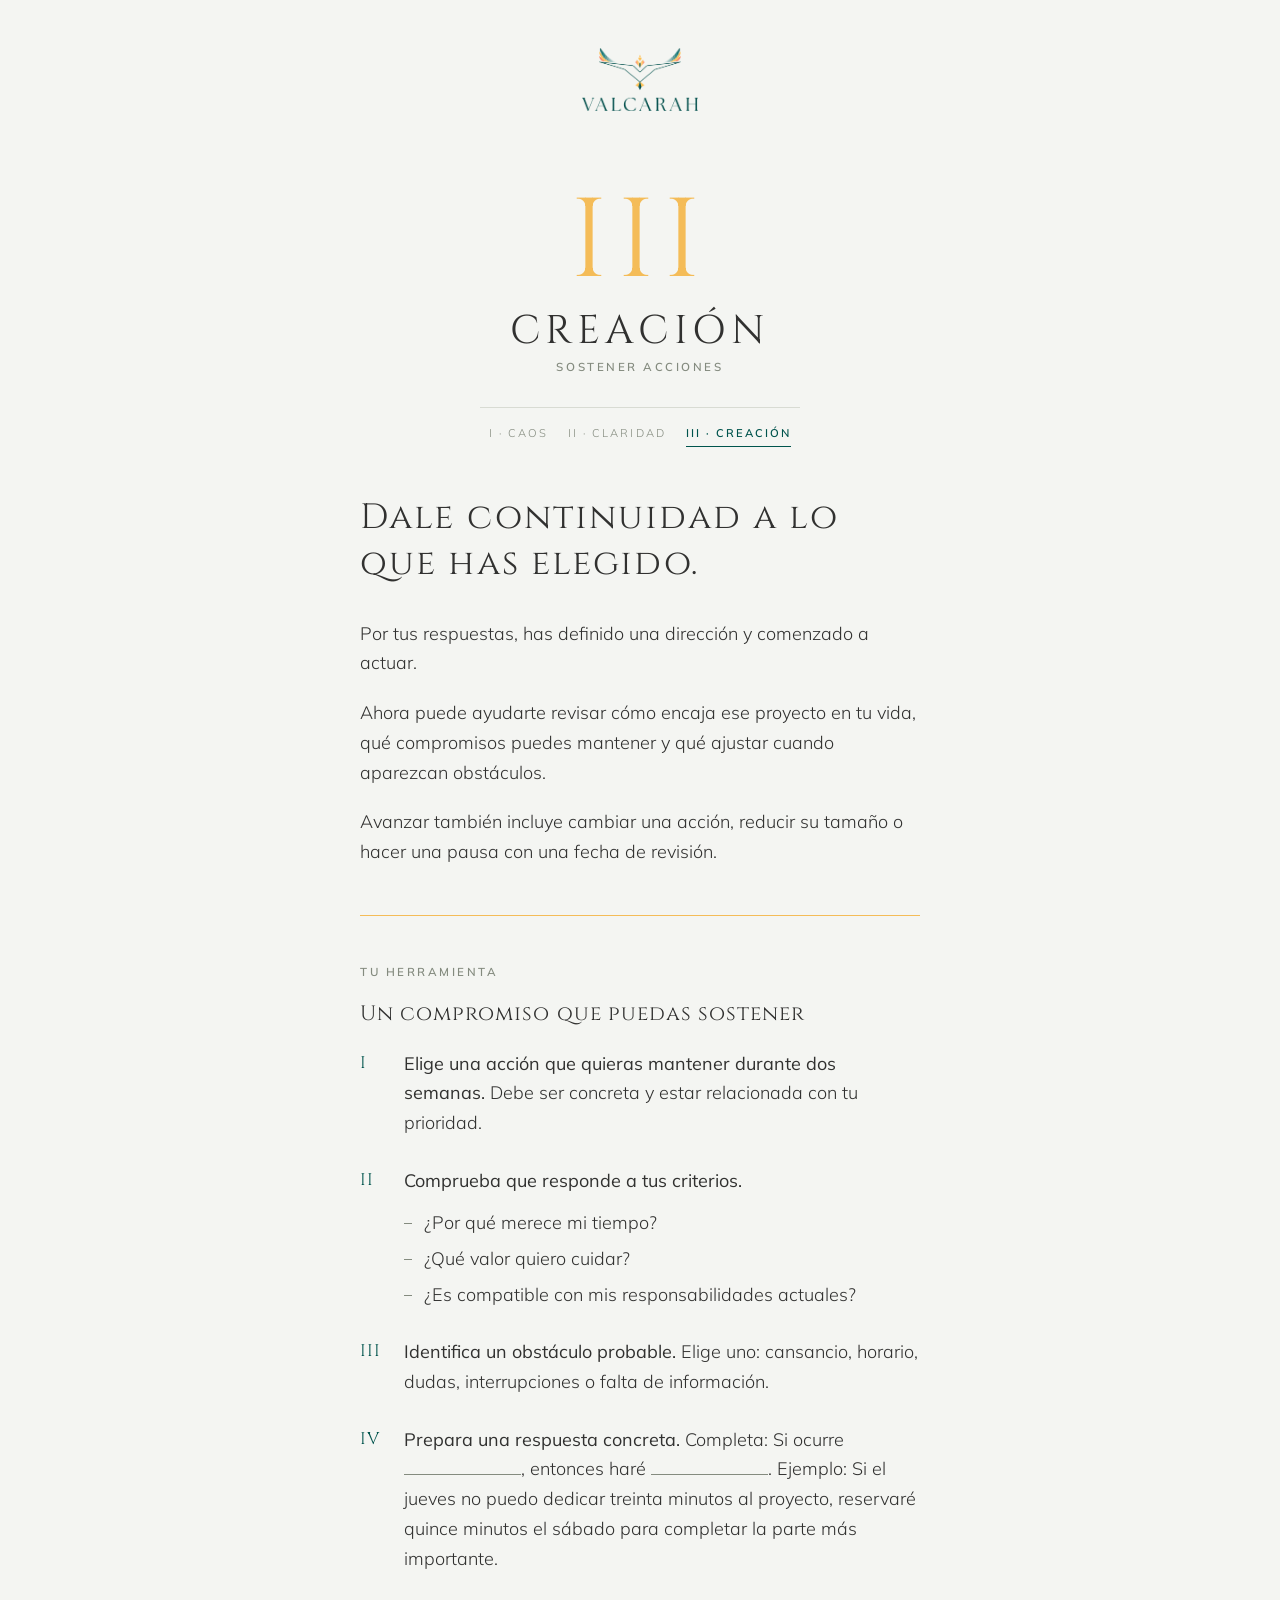
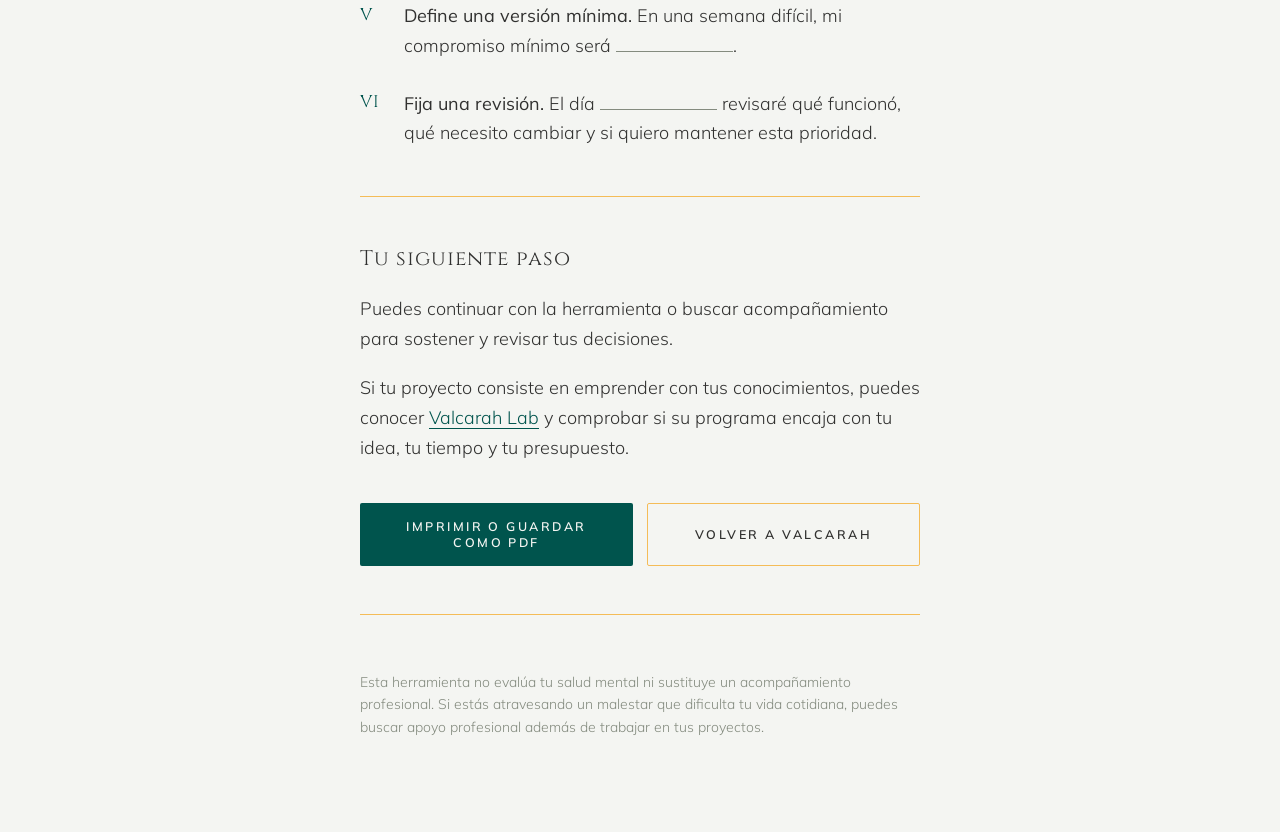
<file: docs/herramientas/creacion/index.html>
<!doctype html>
<html lang="es">
<head>
  <meta charset="utf-8">
  <meta name="viewport" content="width=device-width, initial-scale=1">
  <title>Creación · Sostener acciones · Valcarah</title>
  <meta name="description" content="Tu orientación Valcarah: dale continuidad a lo que has elegido. Herramienta: Un compromiso que puedas sostener.">
  <meta name="robots" content="noindex">
  <meta name="theme-color" content="#F4F5F2">
  <meta property="og:title" content="Tu orientación Valcarah: sostener acciones">
  <meta property="og:description" content="Dale continuidad a lo que has elegido.">
  <meta property="og:image" content="https://diagnostico.valcarah.com/assets/logo-valcarah.png">
  <link rel="icon" type="image/png" href="[data-uri]">
  <link rel="apple-touch-icon" href="[data-uri]">
  <link rel="preconnect" href="https://fonts.googleapis.com">
  <link rel="preconnect" href="https://fonts.gstatic.com" crossorigin>
  <link href="https://fonts.googleapis.com/css2?family=Cinzel:wght@400&family=Mulish:wght@300;400;600&display=swap" rel="stylesheet">
  <style>
/* Autoevaluación Valcarah — estilos
   Móvil primero. Lujo editorial: sereno, mucho aire, pocos elementos. */

:root {
  --fondo: #F4F5F2;
  --texto: #313130;
  --verde: #00544D;
  --verde-hover: #00443E;
  --dorado: #F4BC58;
  --gris: #848B7F;
  --linea: #D8DBD3;
  --tarjeta: #FAFAF8;
  --claro: #F4F5F2;

  --serif: 'Cinzel', 'Times New Roman', serif;
  --sans: 'Mulish', 'Helvetica Neue', Arial, sans-serif;

  --ancho: 38rem;
  --transicion: 300ms;
}

*,
*::before,
*::after { box-sizing: border-box; }

html { -webkit-text-size-adjust: 100%; }

body {
  margin: 0;
  background: var(--fondo);
  color: var(--texto);
  font-family: var(--sans);
  font-weight: 300;
  font-size: 18px;
  line-height: 1.65;
  -webkit-font-smoothing: antialiased;
  text-rendering: optimizeLegibility;
}

img { max-width: 100%; height: auto; display: block; }

a { color: var(--verde); text-underline-offset: 0.2em; text-decoration-thickness: 1px; }
a:hover { color: var(--verde-hover); }

:focus-visible { outline: 1px solid var(--verde); outline-offset: 4px; }

[hidden] { display: none !important; }

.visualmente-oculto {
  position: absolute; width: 1px; height: 1px; padding: 0; margin: -1px;
  overflow: hidden; clip: rect(0 0 0 0); white-space: nowrap; border: 0;
}

/* ---------- Cabecera y progreso ---------- */

.cabecera {
  display: flex;
  justify-content: center;
  padding: 2rem 1.5rem 1.25rem;
}

.logo { display: block; width: 96px; }

.progreso {
  max-width: var(--ancho);
  margin: 0 auto;
  padding: 0 1.5rem;
}

.progreso::before {
  /* pista fina sobre la que avanza la barra */
  content: '';
  display: block;
  height: 1px;
  background: var(--linea);
}

.progreso__barra {
  height: 2px;
  margin-top: -1.5px;
  width: 0;
  background: var(--dorado);
  transition: width var(--transicion) ease;
}

/* ---------- Pantallas ---------- */

.app {
  max-width: var(--ancho);
  margin: 0 auto;
  padding: 2.5rem 1.5rem 5rem;
  outline: none;
}

.pantalla {
  transition: opacity var(--transicion) ease, transform var(--transicion) ease;
}

.pantalla.entrando { opacity: 0; transform: translateY(8px); }
.pantalla.saliendo { opacity: 0; transform: translateY(-8px); }

@media (prefers-reduced-motion: reduce) {
  .pantalla,
  .progreso__barra,
  .tarjeta,
  .boton { transition: none !important; }
  .pantalla.entrando,
  .pantalla.saliendo { transform: none; }
}

/* ---------- Tipografía ---------- */

.antetitulo {
  margin: 0 0 1.25rem;
  font-family: var(--sans);
  font-weight: 600;
  font-size: 0.72rem;
  line-height: 1.4;
  letter-spacing: 0.22em;
  text-transform: uppercase;
  color: var(--gris);
}

.titulo {
  margin: 0 0 2rem;
  font-family: var(--serif);
  font-weight: 400;
  font-size: 1.75rem;
  line-height: 1.3;
  letter-spacing: 0.06em;
  color: var(--texto);
}

.titulo--pregunta { font-size: 1.4rem; letter-spacing: 0.04em; line-height: 1.4; }

.subtitulo {
  margin: 0 0 1.25rem;
  font-family: var(--serif);
  font-weight: 400;
  font-size: 1.3rem;
  line-height: 1.4;
  letter-spacing: 0.05em;
}

.texto { margin: 0 0 1.25rem; }
.texto:last-child { margin-bottom: 0; }

.pequeno {
  font-size: 0.875rem;
  line-height: 1.6;
  color: var(--gris);
}

.filete {
  border: 0;
  height: 1px;
  background: var(--dorado);
  margin: 3rem 0;
}

.filete--corto { width: 3rem; margin: 2rem 0; }

/* ---------- Botones ---------- */

.acciones {
  display: flex;
  flex-direction: column;
  gap: 0.875rem;
  margin-top: 2.5rem;
}

.boton {
  display: inline-flex;
  align-items: center;
  justify-content: center;
  min-height: 3.25rem;
  padding: 0.9rem 1.75rem;
  border-radius: 2px;
  border: 1px solid transparent;
  font-family: var(--sans);
  font-weight: 600;
  font-size: 0.78rem;
  letter-spacing: 0.2em;
  text-transform: uppercase;
  text-decoration: none;
  text-align: center;
  line-height: 1.3;
  cursor: pointer;
  transition: background-color var(--transicion) ease, color var(--transicion) ease, border-color var(--transicion) ease, opacity var(--transicion) ease;
}

.boton--principal { background: var(--verde); color: var(--claro); }
.boton--principal:hover { background: var(--verde-hover); color: var(--claro); }

.boton--secundario { background: transparent; color: var(--texto); border-color: var(--dorado); }
.boton--secundario:hover { color: var(--verde); border-color: var(--verde); }

.boton[disabled] { opacity: 0.35; cursor: not-allowed; }

.enlace {
  align-self: center;
  background: none;
  border: 0;
  padding: 0.5rem;
  font: inherit;
  font-size: 0.95rem;
  color: var(--texto);
  text-decoration: underline;
  text-decoration-color: var(--gris);
  text-underline-offset: 0.25em;
  text-decoration-thickness: 1px;
  cursor: pointer;
}
.enlace:hover { color: var(--verde); text-decoration-color: var(--verde); }

/* ---------- Inicio ---------- */

.inicio .meta {
  margin: 1.5rem 0 0;
  text-align: center;
  font-size: 0.875rem;
  letter-spacing: 0.04em;
  color: var(--gris);
}

.inicio .aviso { margin-top: 3rem; text-align: center; }

/* ---------- Preguntas ---------- */

.opciones {
  margin: 0;
  padding: 0;
  border: 0;
  display: flex;
  flex-direction: column;
  gap: 0.75rem;
}

.tarjeta {
  position: relative;
  display: flex;
  align-items: flex-start;
  gap: 1rem;
  padding: 1.15rem 1.25rem;
  min-height: 3.5rem;
  background: var(--tarjeta);
  border: 1px solid var(--linea);
  border-radius: 2px;
  cursor: pointer;
  transition: border-color var(--transicion) ease, box-shadow var(--transicion) ease;
}

.tarjeta:hover { border-color: var(--gris); }

.tarjeta input {
  position: absolute;
  opacity: 0;
  width: 1px;
  height: 1px;
}

.tarjeta__marca {
  flex: none;
  width: 1rem;
  height: 1rem;
  margin-top: 0.35rem;
  border: 1px solid var(--gris);
  border-radius: 50%;
  transition: border-color var(--transicion) ease, background-color var(--transicion) ease, box-shadow var(--transicion) ease;
}

.tarjeta__texto { flex: 1; }

.tarjeta:has(input:checked),
.tarjeta.seleccionada {
  border-color: var(--verde);
  box-shadow: inset 0 0 0 1px var(--verde);
}

.tarjeta:has(input:checked) .tarjeta__marca,
.tarjeta.seleccionada .tarjeta__marca {
  border-color: var(--verde);
  background: var(--verde);
  box-shadow: inset 0 0 0 3px var(--tarjeta);
}

.tarjeta:has(input:focus-visible) { outline: 1px solid var(--verde); outline-offset: 3px; }

.navegacion {
  display: flex;
  flex-direction: column-reverse;
  gap: 0.875rem;
  margin-top: 2.5rem;
}

/* ---------- Resultado ---------- */

.resultado__cabecera { text-align: center; }

.numeral {
  margin: 0 0 0.5rem;
  font-family: var(--serif);
  font-weight: 400;
  font-size: 5.5rem;
  line-height: 1;
  letter-spacing: 0.08em;
  color: var(--dorado);
}

.resultado__etapa {
  margin: 0 0 0.25rem;
  font-family: var(--serif);
  font-weight: 400;
  font-size: 2.1rem;
  line-height: 1.2;
  letter-spacing: 0.14em;
  text-transform: uppercase;
}

.resultado__cabecera .antetitulo { margin-bottom: 2rem; }

.etapas {
  list-style: none;
  margin: 0 auto;
  padding: 1rem 0 0;
  display: flex;
  justify-content: center;
  gap: 1.25rem;
  border-top: 1px solid var(--linea);
  max-width: 20rem;
  font-size: 0.7rem;
  letter-spacing: 0.18em;
  text-transform: uppercase;
  color: var(--gris);
}

.etapas li { padding-bottom: 0.25rem; border-bottom: 1px solid transparent; }

.etapas .actual {
  color: var(--verde);
  font-weight: 600;
  border-bottom-color: var(--verde);
}

.resultado__titular { margin-top: 3rem; text-align: left; }

.mensaje-limite {
  margin: 2.5rem 0 0;
  padding: 1.75rem 0;
  border-top: 1px solid var(--dorado);
  border-bottom: 1px solid var(--dorado);
  font-size: 1.05rem;
}

.pasos {
  margin: 0;
  padding: 0;
  list-style: none;
  counter-reset: paso;
}

.pasos > li {
  counter-increment: paso;
  position: relative;
  padding-left: 2.75rem;
  margin-bottom: 1.75rem;
}

.pasos > li::before {
  content: counter(paso, upper-roman);
  position: absolute;
  left: 0;
  top: 0.05rem;
  font-family: var(--serif);
  font-size: 1.05rem;
  color: var(--verde);
  letter-spacing: 0.05em;
}

.pasos strong { font-weight: 400; }

.pasos ul {
  margin: 0.75rem 0 0;
  padding: 0;
  list-style: none;
}

.pasos ul li {
  position: relative;
  padding-left: 1.25rem;
  margin-bottom: 0.4rem;
}

.pasos ul li::before {
  content: '';
  position: absolute;
  left: 0;
  top: 0.85em;
  width: 0.5rem;
  height: 1px;
  background: var(--gris);
}

.hueco {
  display: inline-block;
  min-width: 6.5em;
  border-bottom: 1px solid var(--gris);
  vertical-align: baseline;
  height: 1em;
}

/* ---------- Formulario ---------- */

.formulario { margin-top: 2rem; }

.campo { margin-bottom: 1.5rem; }

.campo label {
  display: block;
  margin-bottom: 0.4rem;
  font-size: 0.72rem;
  font-weight: 600;
  letter-spacing: 0.2em;
  text-transform: uppercase;
  color: var(--gris);
}

.campo input {
  width: 100%;
  padding: 0.85rem 1rem;
  font: inherit;
  font-size: 18px;
  color: var(--texto);
  background: var(--tarjeta);
  border: 1px solid var(--linea);
  border-radius: 2px;
  appearance: none;
}

.campo input:focus { outline: none; border-color: var(--verde); box-shadow: inset 0 0 0 1px var(--verde); }

.campo input[aria-invalid="true"] { border-color: #8A3B2E; }

.error {
  margin: 0.5rem 0 0;
  font-size: 0.9rem;
  color: #8A3B2E;
}

.casilla {
  display: flex;
  gap: 0.875rem;
  align-items: flex-start;
  margin: 1.5rem 0 0;
  font-size: 0.95rem;
  line-height: 1.6;
  cursor: pointer;
}

.casilla input {
  flex: none;
  appearance: none;
  width: 1.15rem;
  height: 1.15rem;
  margin: 0.2rem 0 0;
  border: 1px solid var(--gris);
  border-radius: 2px;
  background: var(--tarjeta);
  cursor: pointer;
  display: grid;
  place-content: center;
}

.casilla input::before {
  content: '';
  width: 0.6rem;
  height: 0.6rem;
  background: var(--verde);
  transform: scale(0);
  transition: transform 150ms ease;
}

.casilla input:checked { border-color: var(--verde); }
.casilla input:checked::before { transform: scale(1); }

.trampa { position: absolute; left: -9999px; width: 1px; height: 1px; overflow: hidden; }

.nota-final { margin-top: 3.5rem; }

/* ---------- Final ---------- */

.final { text-align: center; padding-top: 2rem; }
.final .filete--corto { margin-left: auto; margin-right: auto; }

/* ---------- Pantallas más anchas ---------- */

@media (min-width: 640px) {
  .cabecera { padding-top: 3rem; }
  .logo { width: 116px; }
  .app { padding-top: 3.5rem; }
  .titulo { font-size: 2.2rem; }
  .titulo--pregunta { font-size: 1.65rem; }
  .numeral { font-size: 7rem; }
  .resultado__etapa { font-size: 2.5rem; }
  .acciones { flex-direction: row; flex-wrap: wrap; }
  .acciones .boton { flex: 1 1 14rem; }
  .acciones .enlace { flex-basis: 100%; }
  .inicio .acciones { justify-content: center; }
  .inicio .acciones .boton { flex: 0 1 16rem; }
  .navegacion { flex-direction: row; justify-content: space-between; }
  .navegacion .boton { min-width: 11rem; }
  .final .acciones { justify-content: center; }
  .final .acciones .boton { flex: 0 1 18rem; }
}

/* ---------- Impresión ---------- */

@media print {
  body { background: #fff; font-size: 11pt; }
  .progreso,
  .acciones,
  .navegacion,
  .bloque-correo,
  .no-imprimir { display: none !important; }
  .cabecera { padding: 0 0 1rem; }
  .app { padding: 0; max-width: none; }
  .filete { margin: 1.5rem 0; }
  .pantalla { opacity: 1 !important; transform: none !important; }
  a { color: inherit; text-decoration: none; }
  .pasos > li { break-inside: avoid; }
}

</style>
</head>
<body>
  <header class="cabecera">
    <a class="logo" href="https://www.valcarah.com" aria-label="Valcarah, ir a la web">
      <img src="[data-uri]" alt="Valcarah" width="520" height="281">
    </a>
  </header>

  <main class="app resultado">
    <header class="resultado__cabecera">
      <p class="numeral" aria-hidden="true">III</p>
      <h1 class="resultado__etapa"><span class="visualmente-oculto">Resultado III: </span>Creación</h1>
      <p class="antetitulo">Sostener acciones</p>
      <ul class="etapas" aria-label="Las tres etapas">
        <li>I · Caos</li>
        <li>II · Claridad</li>
        <li class="actual" aria-current="true">III · Creación</li>
      </ul>
    </header>

    <h2 class="titulo resultado__titular">Dale continuidad a lo que has elegido.</h2>
    <p class="texto">Por tus respuestas, has definido una dirección y comenzado a actuar.</p>
    <p class="texto">Ahora puede ayudarte revisar cómo encaja ese proyecto en tu vida, qué compromisos puedes mantener y qué ajustar cuando aparezcan obstáculos.</p>
    <p class="texto">Avanzar también incluye cambiar una acción, reducir su tamaño o hacer una pausa con una fecha de revisión.</p>

    <hr class="filete">
    <p class="antetitulo">Tu herramienta</p>
    <h2 class="subtitulo">Un compromiso que puedas sostener</h2>
    <ol class="pasos">
      <li><strong>Elige una acción que quieras mantener durante dos semanas.</strong> Debe ser concreta y estar relacionada con tu prioridad.</li>
      <li><strong>Comprueba que responde a tus criterios.</strong>
        <ul>
          <li>¿Por qué merece mi tiempo?</li>
          <li>¿Qué valor quiero cuidar?</li>
          <li>¿Es compatible con mis responsabilidades actuales?</li>
        </ul>
      </li>
      <li><strong>Identifica un obstáculo probable.</strong> Elige uno: cansancio, horario, dudas, interrupciones o falta de información.</li>
      <li><strong>Prepara una respuesta concreta.</strong> Completa: Si ocurre <span class="hueco" aria-label="espacio para completar"></span>, entonces haré <span class="hueco" aria-label="espacio para completar"></span>. Ejemplo: Si el jueves no puedo dedicar treinta minutos al proyecto, reservaré quince minutos el sábado para completar la parte más importante.</li>
      <li><strong>Define una versión mínima.</strong> En una semana difícil, mi compromiso mínimo será <span class="hueco" aria-label="espacio para completar"></span>.</li>
      <li><strong>Fija una revisión.</strong> El día <span class="hueco" aria-label="espacio para completar"></span> revisaré qué funcionó, qué necesito cambiar y si quiero mantener esta prioridad.</li>
    </ol>

    <hr class="filete">
    <h2 class="subtitulo">Tu siguiente paso</h2>
    <p class="texto">Puedes continuar con la herramienta o buscar acompañamiento para sostener y revisar tus decisiones.</p>
    <p class="texto">Si tu proyecto consiste en emprender con tus conocimientos, puedes conocer <a href="https://www.valcarah.com" target="_blank" rel="noopener">Valcarah Lab</a> y comprobar si su programa encaja con tu idea, tu tiempo y tu presupuesto.</p>
    <div class="acciones">
      <button type="button" class="boton boton--principal" onclick="window.print()">Imprimir o guardar como PDF</button>
      <a class="boton boton--secundario" href="https://www.valcarah.com">Volver a Valcarah</a>
    </div>

    <hr class="filete">
    <p class="pequeno nota-final">Esta herramienta no evalúa tu salud mental ni sustituye un acompañamiento profesional. Si estás atravesando un malestar que dificulta tu vida cotidiana, puedes buscar apoyo profesional además de trabajar en tus proyectos.</p>
  </main>
</body>
</html>
</file>
<file: docs/css/estilos.css>
/* Autoevaluación Valcarah — estilos
   Móvil primero. Lujo editorial: sereno, mucho aire, pocos elementos. */

:root {
  --fondo: #F4F5F2;
  --texto: #313130;
  --verde: #00544D;
  --verde-hover: #00443E;
  --dorado: #F4BC58;
  --gris: #848B7F;
  --linea: #D8DBD3;
  --tarjeta: #FAFAF8;
  --claro: #F4F5F2;

  --serif: 'Cinzel', 'Times New Roman', serif;
  --sans: 'Mulish', 'Helvetica Neue', Arial, sans-serif;

  --ancho: 38rem;
  --transicion: 300ms;
}

*,
*::before,
*::after { box-sizing: border-box; }

html { -webkit-text-size-adjust: 100%; }

body {
  margin: 0;
  background: var(--fondo);
  color: var(--texto);
  font-family: var(--sans);
  font-weight: 300;
  font-size: 18px;
  line-height: 1.65;
  -webkit-font-smoothing: antialiased;
  text-rendering: optimizeLegibility;
}

img { max-width: 100%; height: auto; display: block; }

a { color: var(--verde); text-underline-offset: 0.2em; text-decoration-thickness: 1px; }
a:hover { color: var(--verde-hover); }

:focus-visible { outline: 1px solid var(--verde); outline-offset: 4px; }

[hidden] { display: none !important; }

.visualmente-oculto {
  position: absolute; width: 1px; height: 1px; padding: 0; margin: -1px;
  overflow: hidden; clip: rect(0 0 0 0); white-space: nowrap; border: 0;
}

/* ---------- Cabecera y progreso ---------- */

.cabecera {
  display: flex;
  justify-content: center;
  padding: 2rem 1.5rem 1.25rem;
}

.logo { display: block; width: 96px; }

.progreso {
  max-width: var(--ancho);
  margin: 0 auto;
  padding: 0 1.5rem;
}

.progreso::before {
  /* pista fina sobre la que avanza la barra */
  content: '';
  display: block;
  height: 1px;
  background: var(--linea);
}

.progreso__barra {
  height: 2px;
  margin-top: -1.5px;
  width: 0;
  background: var(--dorado);
  transition: width var(--transicion) ease;
}

/* ---------- Pantallas ---------- */

.app {
  max-width: var(--ancho);
  margin: 0 auto;
  padding: 2.5rem 1.5rem 5rem;
  outline: none;
}

.pantalla {
  transition: opacity var(--transicion) ease, transform var(--transicion) ease;
}

.pantalla.entrando { opacity: 0; transform: translateY(8px); }
.pantalla.saliendo { opacity: 0; transform: translateY(-8px); }

@media (prefers-reduced-motion: reduce) {
  .pantalla,
  .progreso__barra,
  .tarjeta,
  .boton { transition: none !important; }
  .pantalla.entrando,
  .pantalla.saliendo { transform: none; }
}

/* ---------- Tipografía ---------- */

.antetitulo {
  margin: 0 0 1.25rem;
  font-family: var(--sans);
  font-weight: 600;
  font-size: 0.72rem;
  line-height: 1.4;
  letter-spacing: 0.22em;
  text-transform: uppercase;
  color: var(--gris);
}

.titulo {
  margin: 0 0 2rem;
  font-family: var(--serif);
  font-weight: 400;
  font-size: 1.75rem;
  line-height: 1.3;
  letter-spacing: 0.06em;
  color: var(--texto);
}

.titulo--pregunta { font-size: 1.4rem; letter-spacing: 0.04em; line-height: 1.4; }

.subtitulo {
  margin: 0 0 1.25rem;
  font-family: var(--serif);
  font-weight: 400;
  font-size: 1.3rem;
  line-height: 1.4;
  letter-spacing: 0.05em;
}

.texto { margin: 0 0 1.25rem; }
.texto:last-child { margin-bottom: 0; }

.pequeno {
  font-size: 0.875rem;
  line-height: 1.6;
  color: var(--gris);
}

.filete {
  border: 0;
  height: 1px;
  background: var(--dorado);
  margin: 3rem 0;
}

.filete--corto { width: 3rem; margin: 2rem 0; }

/* ---------- Botones ---------- */

.acciones {
  display: flex;
  flex-direction: column;
  gap: 0.875rem;
  margin-top: 2.5rem;
}

.boton {
  display: inline-flex;
  align-items: center;
  justify-content: center;
  min-height: 3.25rem;
  padding: 0.9rem 1.75rem;
  border-radius: 2px;
  border: 1px solid transparent;
  font-family: var(--sans);
  font-weight: 600;
  font-size: 0.78rem;
  letter-spacing: 0.2em;
  text-transform: uppercase;
  text-decoration: none;
  text-align: center;
  line-height: 1.3;
  cursor: pointer;
  transition: background-color var(--transicion) ease, color var(--transicion) ease, border-color var(--transicion) ease, opacity var(--transicion) ease;
}

.boton--principal { background: var(--verde); color: var(--claro); }
.boton--principal:hover { background: var(--verde-hover); color: var(--claro); }

.boton--secundario { background: transparent; color: var(--texto); border-color: var(--dorado); }
.boton--secundario:hover { color: var(--verde); border-color: var(--verde); }

.boton[disabled] { opacity: 0.35; cursor: not-allowed; }

.enlace {
  align-self: center;
  background: none;
  border: 0;
  padding: 0.5rem;
  font: inherit;
  font-size: 0.95rem;
  color: var(--texto);
  text-decoration: underline;
  text-decoration-color: var(--gris);
  text-underline-offset: 0.25em;
  text-decoration-thickness: 1px;
  cursor: pointer;
}
.enlace:hover { color: var(--verde); text-decoration-color: var(--verde); }

/* ---------- Inicio ---------- */

.inicio .meta {
  margin: 1.5rem 0 0;
  text-align: center;
  font-size: 0.875rem;
  letter-spacing: 0.04em;
  color: var(--gris);
}

.inicio .aviso { margin-top: 3rem; text-align: center; }

/* ---------- Preguntas ---------- */

.opciones {
  margin: 0;
  padding: 0;
  border: 0;
  display: flex;
  flex-direction: column;
  gap: 0.75rem;
}

.tarjeta {
  position: relative;
  display: flex;
  align-items: flex-start;
  gap: 1rem;
  padding: 1.15rem 1.25rem;
  min-height: 3.5rem;
  background: var(--tarjeta);
  border: 1px solid var(--linea);
  border-radius: 2px;
  cursor: pointer;
  transition: border-color var(--transicion) ease, box-shadow var(--transicion) ease;
}

.tarjeta:hover { border-color: var(--gris); }

.tarjeta input {
  position: absolute;
  opacity: 0;
  width: 1px;
  height: 1px;
}

.tarjeta__marca {
  flex: none;
  width: 1rem;
  height: 1rem;
  margin-top: 0.35rem;
  border: 1px solid var(--gris);
  border-radius: 50%;
  transition: border-color var(--transicion) ease, background-color var(--transicion) ease, box-shadow var(--transicion) ease;
}

.tarjeta__texto { flex: 1; }

.tarjeta:has(input:checked),
.tarjeta.seleccionada {
  border-color: var(--verde);
  box-shadow: inset 0 0 0 1px var(--verde);
}

.tarjeta:has(input:checked) .tarjeta__marca,
.tarjeta.seleccionada .tarjeta__marca {
  border-color: var(--verde);
  background: var(--verde);
  box-shadow: inset 0 0 0 3px var(--tarjeta);
}

.tarjeta:has(input:focus-visible) { outline: 1px solid var(--verde); outline-offset: 3px; }

.navegacion {
  display: flex;
  flex-direction: column-reverse;
  gap: 0.875rem;
  margin-top: 2.5rem;
}

/* ---------- Resultado ---------- */

.resultado__cabecera { text-align: center; }

.numeral {
  margin: 0 0 0.5rem;
  font-family: var(--serif);
  font-weight: 400;
  font-size: 5.5rem;
  line-height: 1;
  letter-spacing: 0.08em;
  color: var(--dorado);
}

.resultado__etapa {
  margin: 0 0 0.25rem;
  font-family: var(--serif);
  font-weight: 400;
  font-size: 2.1rem;
  line-height: 1.2;
  letter-spacing: 0.14em;
  text-transform: uppercase;
}

.resultado__cabecera .antetitulo { margin-bottom: 2rem; }

.etapas {
  list-style: none;
  margin: 0 auto;
  padding: 1rem 0 0;
  display: flex;
  justify-content: center;
  gap: 1.25rem;
  border-top: 1px solid var(--linea);
  max-width: 20rem;
  font-size: 0.7rem;
  letter-spacing: 0.18em;
  text-transform: uppercase;
  color: var(--gris);
}

.etapas li { padding-bottom: 0.25rem; border-bottom: 1px solid transparent; }

.etapas .actual {
  color: var(--verde);
  font-weight: 600;
  border-bottom-color: var(--verde);
}

.resultado__titular { margin-top: 3rem; text-align: left; }

.mensaje-limite {
  margin: 2.5rem 0 0;
  padding: 1.75rem 0;
  border-top: 1px solid var(--dorado);
  border-bottom: 1px solid var(--dorado);
  font-size: 1.05rem;
}

.pasos {
  margin: 0;
  padding: 0;
  list-style: none;
  counter-reset: paso;
}

.pasos > li {
  counter-increment: paso;
  position: relative;
  padding-left: 2.75rem;
  margin-bottom: 1.75rem;
}

.pasos > li::before {
  content: counter(paso, upper-roman);
  position: absolute;
  left: 0;
  top: 0.05rem;
  font-family: var(--serif);
  font-size: 1.05rem;
  color: var(--verde);
  letter-spacing: 0.05em;
}

.pasos strong { font-weight: 400; }

.pasos ul {
  margin: 0.75rem 0 0;
  padding: 0;
  list-style: none;
}

.pasos ul li {
  position: relative;
  padding-left: 1.25rem;
  margin-bottom: 0.4rem;
}

.pasos ul li::before {
  content: '';
  position: absolute;
  left: 0;
  top: 0.85em;
  width: 0.5rem;
  height: 1px;
  background: var(--gris);
}

.hueco {
  display: inline-block;
  min-width: 6.5em;
  border-bottom: 1px solid var(--gris);
  vertical-align: baseline;
  height: 1em;
}

/* ---------- Formulario ---------- */

.formulario { margin-top: 2rem; }

.campo { margin-bottom: 1.5rem; }

.campo label {
  display: block;
  margin-bottom: 0.4rem;
  font-size: 0.72rem;
  font-weight: 600;
  letter-spacing: 0.2em;
  text-transform: uppercase;
  color: var(--gris);
}

.campo input {
  width: 100%;
  padding: 0.85rem 1rem;
  font: inherit;
  font-size: 18px;
  color: var(--texto);
  background: var(--tarjeta);
  border: 1px solid var(--linea);
  border-radius: 2px;
  appearance: none;
}

.campo input:focus { outline: none; border-color: var(--verde); box-shadow: inset 0 0 0 1px var(--verde); }

.campo input[aria-invalid="true"] { border-color: #8A3B2E; }

.error {
  margin: 0.5rem 0 0;
  font-size: 0.9rem;
  color: #8A3B2E;
}

.casilla {
  display: flex;
  gap: 0.875rem;
  align-items: flex-start;
  margin: 1.5rem 0 0;
  font-size: 0.95rem;
  line-height: 1.6;
  cursor: pointer;
}

.casilla input {
  flex: none;
  appearance: none;
  width: 1.15rem;
  height: 1.15rem;
  margin: 0.2rem 0 0;
  border: 1px solid var(--gris);
  border-radius: 2px;
  background: var(--tarjeta);
  cursor: pointer;
  display: grid;
  place-content: center;
}

.casilla input::before {
  content: '';
  width: 0.6rem;
  height: 0.6rem;
  background: var(--verde);
  transform: scale(0);
  transition: transform 150ms ease;
}

.casilla input:checked { border-color: var(--verde); }
.casilla input:checked::before { transform: scale(1); }

.trampa { position: absolute; left: -9999px; width: 1px; height: 1px; overflow: hidden; }

.nota-final { margin-top: 3.5rem; }

/* ---------- Final ---------- */

.final { text-align: center; padding-top: 2rem; }
.final .filete--corto { margin-left: auto; margin-right: auto; }

/* ---------- Pantallas más anchas ---------- */

@media (min-width: 640px) {
  .cabecera { padding-top: 3rem; }
  .logo { width: 116px; }
  .app { padding-top: 3.5rem; }
  .titulo { font-size: 2.2rem; }
  .titulo--pregunta { font-size: 1.65rem; }
  .numeral { font-size: 7rem; }
  .resultado__etapa { font-size: 2.5rem; }
  .acciones { flex-direction: row; flex-wrap: wrap; }
  .acciones .boton { flex: 1 1 14rem; }
  .acciones .enlace { flex-basis: 100%; }
  .inicio .acciones { justify-content: center; }
  .inicio .acciones .boton { flex: 0 1 16rem; }
  .navegacion { flex-direction: row; justify-content: space-between; }
  .navegacion .boton { min-width: 11rem; }
  .final .acciones { justify-content: center; }
  .final .acciones .boton { flex: 0 1 18rem; }
}

/* ---------- Impresión ---------- */

@media print {
  body { background: #fff; font-size: 11pt; }
  .progreso,
  .acciones,
  .navegacion,
  .bloque-correo,
  .no-imprimir { display: none !important; }
  .cabecera { padding: 0 0 1rem; }
  .app { padding: 0; max-width: none; }
  .filete { margin: 1.5rem 0; }
  .pantalla { opacity: 1 !important; transform: none !important; }
  a { color: inherit; text-decoration: none; }
  .pasos > li { break-inside: avoid; }
}
</file>
